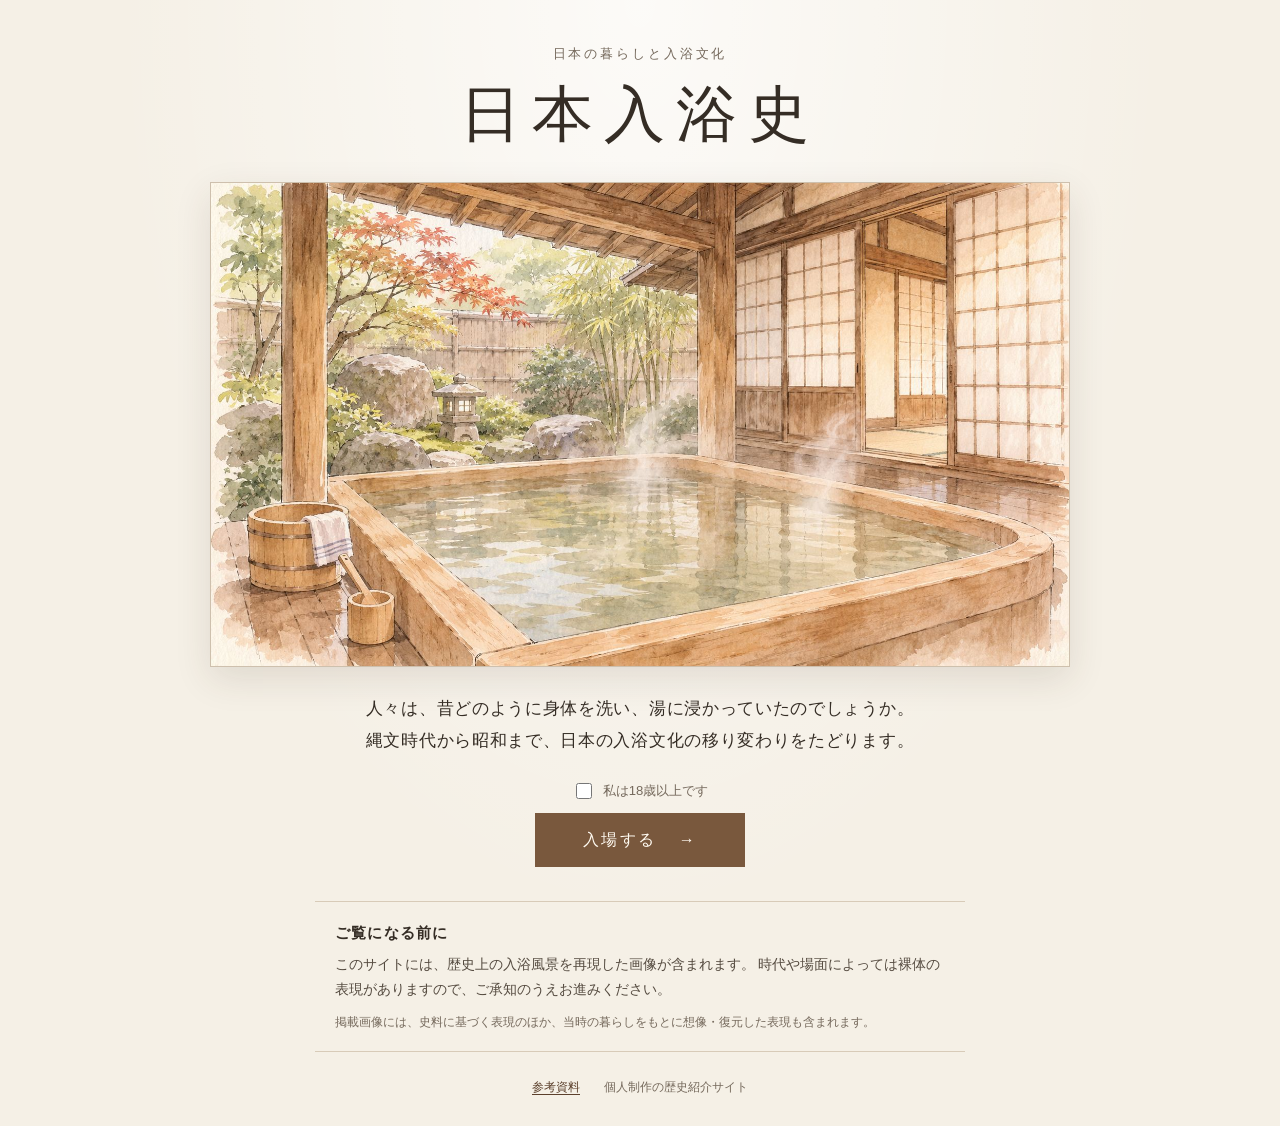
<file: index.html>
<!doctype html>
<html lang="ja">
<head>
  <meta charset="utf-8">
  <meta name="viewport" content="width=device-width, initial-scale=1">
  <meta name="description" content="縄文時代から昭和まで、日本の入浴文化の移り変わりをたどる個人制作の歴史紹介サイトです。">
  <title>日本入浴史</title>
  <link rel="stylesheet" href="css/style.css">
</head>
<body>
  <main class="cover">
    <div class="cover__inner">
      <p class="eyebrow">日本の暮らしと入浴文化</p>
      <h1>日本入浴史</h1>

      <figure class="cover__visual">
        <img src="images/top_rotenburo.jpg" alt="障子のある和風旅館の露天風呂。木の浴槽から湯気が立ち、庭には石灯籠や木々が見える。">
      </figure>

      <p class="intro">
        人々は、昔どのように身体を洗い、湯に浸かっていたのでしょうか。<br>
        縄文時代から昭和まで、日本の入浴文化の移り変わりをたどります。
      </p>

      <form class="entry-form" action="eras.html" method="get">
        <label class="age-check">
          <input type="checkbox" name="age_confirm" value="adult" required>
          <span>私は18歳以上です</span>
        </label>
        <button class="enter-link" type="submit">入場する <span aria-hidden="true">→</span></button>
      </form>

      <section class="notice" aria-labelledby="notice-title">
        <h2 id="notice-title">ご覧になる前に</h2>
        <p>
          このサイトには、歴史上の入浴風景を再現した画像が含まれます。
          時代や場面によっては裸体の表現がありますので、ご承知のうえお進みください。
        </p>
        <p class="notice__small">
          掲載画像には、史料に基づく表現のほか、当時の暮らしをもとに想像・復元した表現も含まれます。
        </p>
      </section>

      <footer class="cover__footer">
        <a href="references.html">参考資料</a>
        <span>個人制作の歴史紹介サイト</span>
      </footer>
    </div>
  </main>
</body>
</html>
</file>
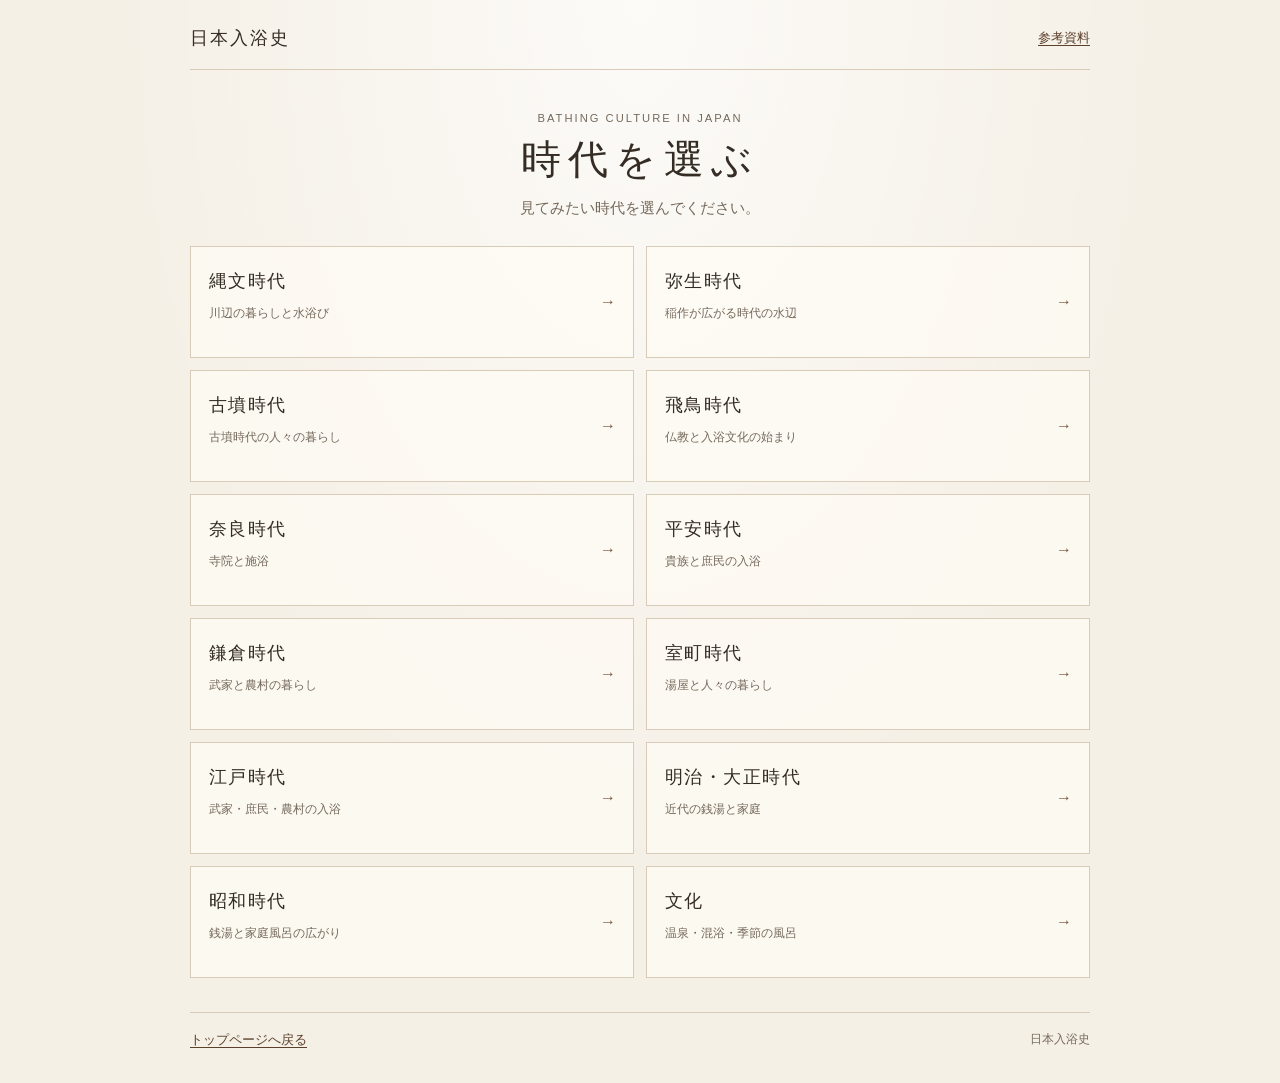
<file: eras.html>
<!doctype html>
<html lang="ja">
<head>
  <meta charset="utf-8">
  <meta name="viewport" content="width=device-width, initial-scale=1">
  <meta name="description" content="日本入浴史。見たい時代を選んで、昔の入浴文化をたどります。">
  <title>時代を選ぶ｜日本入浴史</title>
  <link rel="stylesheet" href="css/style.css">
</head>
<body>
  <main class="page-shell">
    <header class="site-header">
      <a class="site-title" href="index.html">日本入浴史</a>
      <a class="header-link" href="references.html">参考資料</a>
    </header>

    <section class="page-heading">
      <p class="eyebrow">BATHING CULTURE IN JAPAN</p>
      <h1>時代を選ぶ</h1>
      <p>見てみたい時代を選んでください。</p>
    </section>

    <section class="era-grid" aria-label="時代一覧">
        <a class="era-card" href="period.html?era=縄文時代">
          <span class="era-card__name">縄文時代</span>
          <span class="era-card__desc">川辺の暮らしと水浴び</span>
          <span class="era-card__arrow" aria-hidden="true">→</span>
        </a>
        <a class="era-card" href="period.html?era=弥生時代">
          <span class="era-card__name">弥生時代</span>
          <span class="era-card__desc">稲作が広がる時代の水辺</span>
          <span class="era-card__arrow" aria-hidden="true">→</span>
        </a>
        <a class="era-card" href="period.html?era=古墳時代">
          <span class="era-card__name">古墳時代</span>
          <span class="era-card__desc">古墳時代の人々の暮らし</span>
          <span class="era-card__arrow" aria-hidden="true">→</span>
        </a>
        <a class="era-card" href="period.html?era=飛鳥時代">
          <span class="era-card__name">飛鳥時代</span>
          <span class="era-card__desc">仏教と入浴文化の始まり</span>
          <span class="era-card__arrow" aria-hidden="true">→</span>
        </a>
        <a class="era-card" href="period.html?era=奈良時代">
          <span class="era-card__name">奈良時代</span>
          <span class="era-card__desc">寺院と施浴</span>
          <span class="era-card__arrow" aria-hidden="true">→</span>
        </a>
        <a class="era-card" href="period.html?era=平安時代">
          <span class="era-card__name">平安時代</span>
          <span class="era-card__desc">貴族と庶民の入浴</span>
          <span class="era-card__arrow" aria-hidden="true">→</span>
        </a>
        <a class="era-card" href="period.html?era=鎌倉時代">
          <span class="era-card__name">鎌倉時代</span>
          <span class="era-card__desc">武家と農村の暮らし</span>
          <span class="era-card__arrow" aria-hidden="true">→</span>
        </a>
        <a class="era-card" href="period.html?era=室町時代">
          <span class="era-card__name">室町時代</span>
          <span class="era-card__desc">湯屋と人々の暮らし</span>
          <span class="era-card__arrow" aria-hidden="true">→</span>
        </a>
        <a class="era-card" href="period.html?era=江戸時代">
          <span class="era-card__name">江戸時代</span>
          <span class="era-card__desc">武家・庶民・農村の入浴</span>
          <span class="era-card__arrow" aria-hidden="true">→</span>
        </a>
        <a class="era-card" href="period.html?era=明治・大正時代">
          <span class="era-card__name">明治・大正時代</span>
          <span class="era-card__desc">近代の銭湯と家庭</span>
          <span class="era-card__arrow" aria-hidden="true">→</span>
        </a>
        <a class="era-card" href="period.html?era=昭和時代">
          <span class="era-card__name">昭和時代</span>
          <span class="era-card__desc">銭湯と家庭風呂の広がり</span>
          <span class="era-card__arrow" aria-hidden="true">→</span>
        </a>
        <a class="era-card" href="period.html?era=文化">
          <span class="era-card__name">文化</span>
          <span class="era-card__desc">温泉・混浴・季節の風呂</span>
          <span class="era-card__arrow" aria-hidden="true">→</span>
        </a>
    </section>

    <footer class="page-footer">
      <a href="index.html">トップページへ戻る</a>
      <span>日本入浴史</span>
    </footer>
  </main>
</body>
</html>
</file>
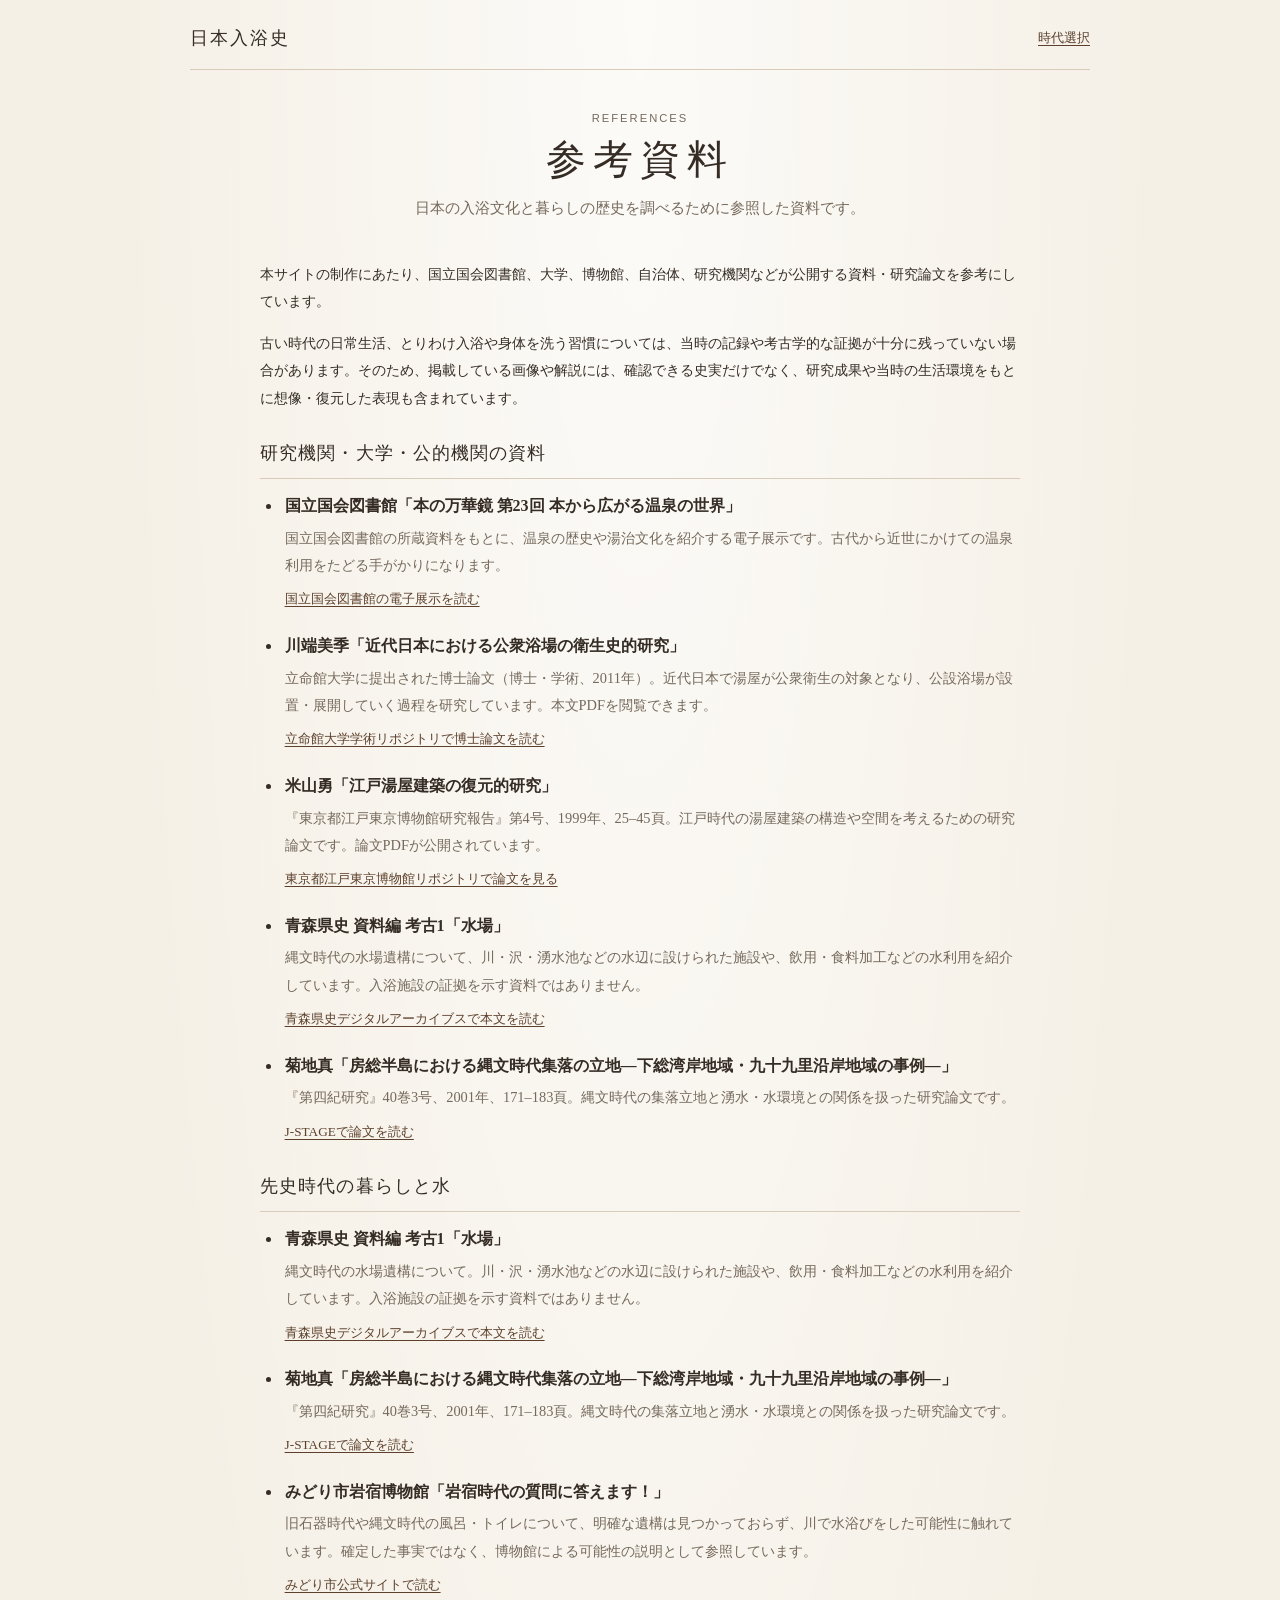
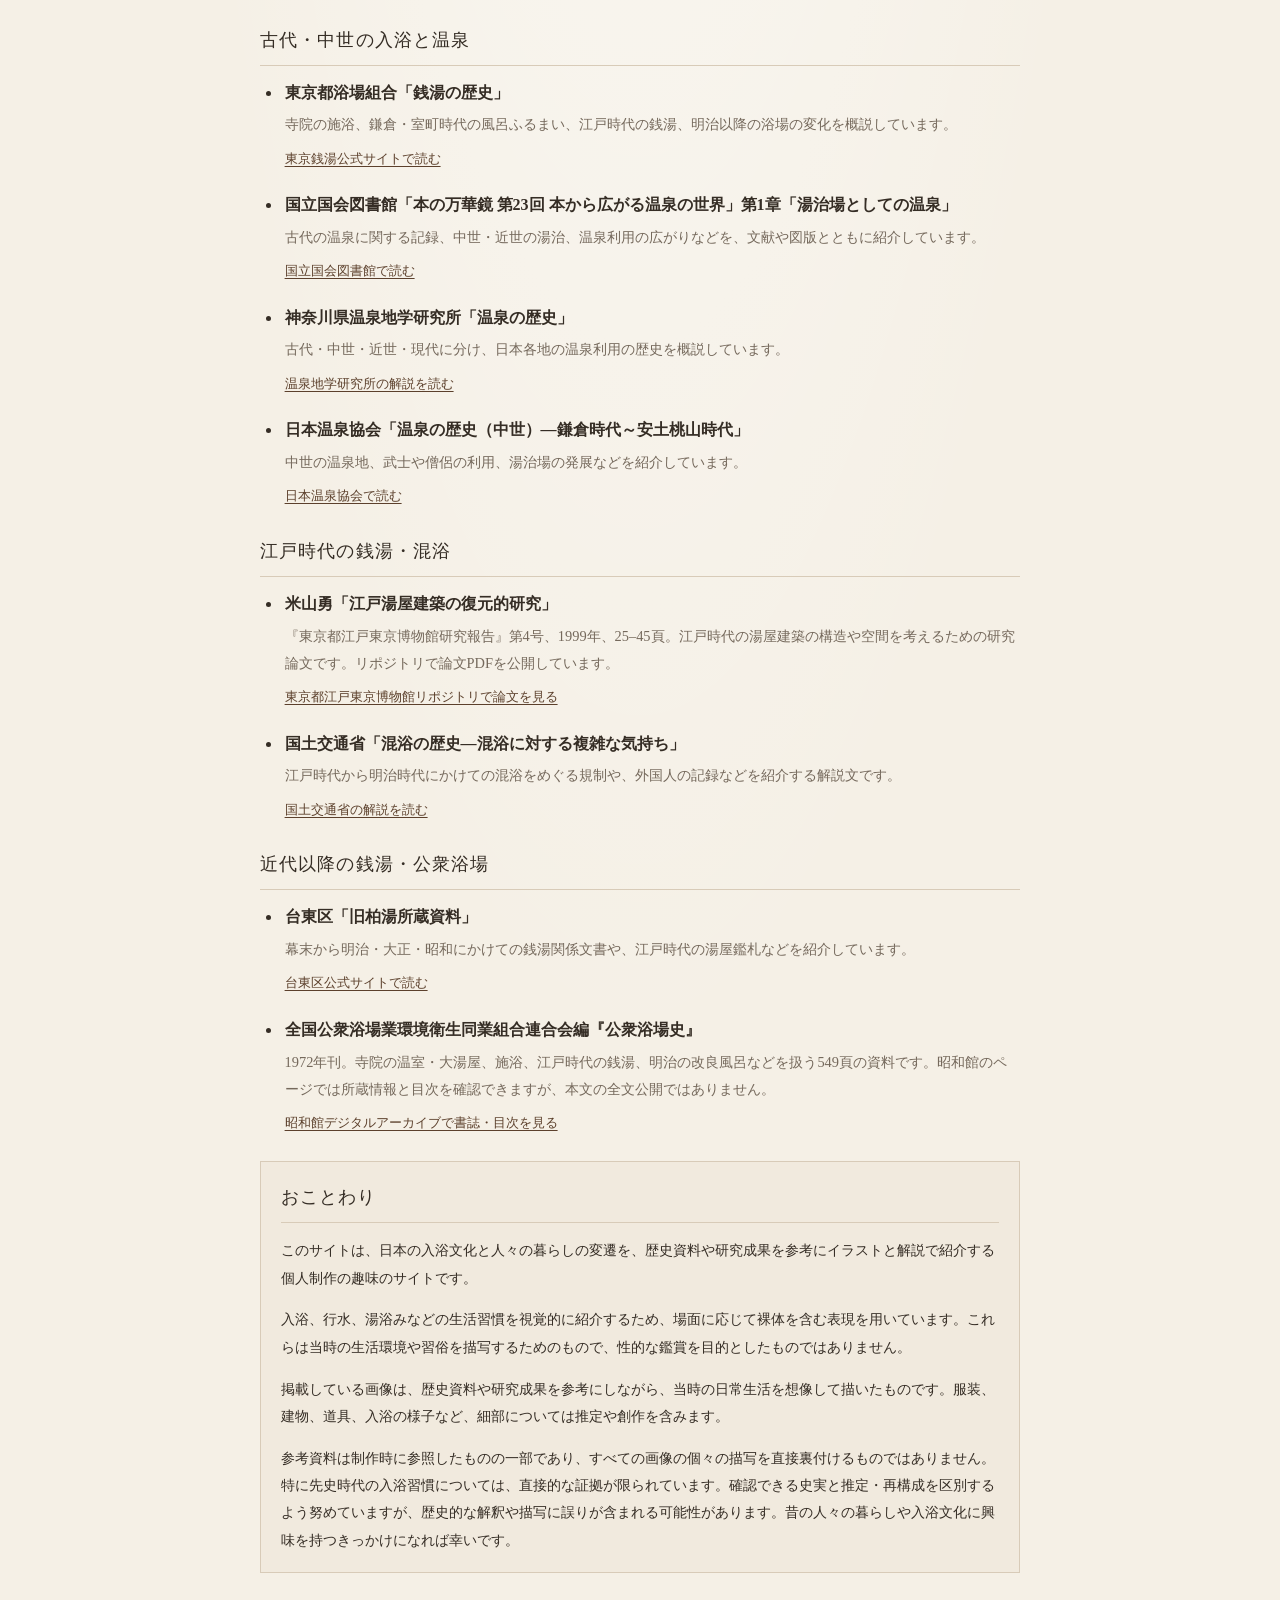
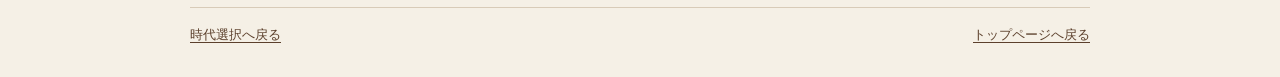
<file: references.html>
<!doctype html>
<html lang="ja">
<head>
  <meta charset="utf-8">
  <meta name="viewport" content="width=device-width, initial-scale=1">
  <meta name="description" content="日本入浴史の制作にあたり参考にした資料を紹介します。">
  <title>参考資料｜日本入浴史</title>
  <link rel="stylesheet" href="css/style.css">
</head>
<body>
  <main class="page-shell">
    <header class="site-header">
      <a class="site-title" href="index.html">日本入浴史</a>
      <a class="header-link" href="eras.html">時代選択</a>
    </header>

    <section class="page-heading">
      <p class="eyebrow">REFERENCES</p>
      <h1>参考資料</h1>
      <p>日本の入浴文化と暮らしの歴史を調べるために参照した資料です。</p>
    </section>

    <div class="reference-intro">
      <p>本サイトの制作にあたり、国立国会図書館、大学、博物館、自治体、研究機関などが公開する資料・研究論文を参考にしています。</p>
      <p>古い時代の日常生活、とりわけ入浴や身体を洗う習慣については、当時の記録や考古学的な証拠が十分に残っていない場合があります。そのため、掲載している画像や解説には、確認できる史実だけでなく、研究成果や当時の生活環境をもとに想像・復元した表現も含まれています。</p>
    </div>

    <section class="reference-section">
      <h2>研究機関・大学・公的機関の資料</h2>
      <ul class="reference-list">
        <li>
          <strong>国立国会図書館「本の万華鏡 第23回 本から広がる温泉の世界」</strong>
          <p>国立国会図書館の所蔵資料をもとに、温泉の歴史や湯治文化を紹介する電子展示です。古代から近世にかけての温泉利用をたどる手がかりになります。</p>
          <a href="https://www.ndl.go.jp/kaleido/entry/23/1.html" target="_blank" rel="noopener">国立国会図書館の電子展示を読む</a>
        </li>
        <li>
          <strong>川端美季「近代日本における公衆浴場の衛生史的研究」</strong>
          <p>立命館大学に提出された博士論文（博士・学術、2011年）。近代日本で湯屋が公衆衛生の対象となり、公設浴場が設置・展開していく過程を研究しています。本文PDFを閲覧できます。</p>
          <a href="https://ritsumei.repo.nii.ac.jp/record/10086/files/k_761_ej.pdf" target="_blank" rel="noopener">立命館大学学術リポジトリで博士論文を読む</a>
        </li>
        <li>
          <strong>米山勇「江戸湯屋建築の復元的研究」</strong>
          <p>『東京都江戸東京博物館研究報告』第4号、1999年、25–45頁。江戸時代の湯屋建築の構造や空間を考えるための研究論文です。論文PDFが公開されています。</p>
          <a href="https://edo-tokyo-museum.repo.nii.ac.jp/records/2000193" target="_blank" rel="noopener">東京都江戸東京博物館リポジトリで論文を見る</a>
        </li>
        <li>
          <strong>青森県史 資料編 考古1「水場」</strong>
          <p>縄文時代の水場遺構について、川・沢・湧水池などの水辺に設けられた施設や、飲用・食料加工などの水利用を紹介しています。入浴施設の証拠を示す資料ではありません。</p>
          <a href="https://kenshi-archives.pref.aomori.lg.jp/il/meta_pub/G0000004txt_ARCH1-2-3-1-2" target="_blank" rel="noopener">青森県史デジタルアーカイブスで本文を読む</a>
        </li>
        <li>
          <strong>菊地真「房総半島における縄文時代集落の立地―下総湾岸地域・九十九里沿岸地域の事例―」</strong>
          <p>『第四紀研究』40巻3号、2001年、171–183頁。縄文時代の集落立地と湧水・水環境との関係を扱った研究論文です。</p>
          <a href="https://www.jstage.jst.go.jp/article/jaqua1957/40/3/40_3_171/_article/-char/ja/" target="_blank" rel="noopener">J-STAGEで論文を読む</a>
        </li>
      </ul>
    </section>

    <section class="reference-section">
      <h2>先史時代の暮らしと水</h2>
      <ul class="reference-list">
        <li>
          <strong>青森県史 資料編 考古1「水場」</strong>
          <p>縄文時代の水場遺構について。川・沢・湧水池などの水辺に設けられた施設や、飲用・食料加工などの水利用を紹介しています。入浴施設の証拠を示す資料ではありません。</p>
          <a href="https://kenshi-archives.pref.aomori.lg.jp/il/meta_pub/G0000004txt_ARCH1-2-3-1-2" target="_blank" rel="noopener">青森県史デジタルアーカイブスで本文を読む</a>
        </li>
        <li>
          <strong>菊地真「房総半島における縄文時代集落の立地―下総湾岸地域・九十九里沿岸地域の事例―」</strong>
          <p>『第四紀研究』40巻3号、2001年、171–183頁。縄文時代の集落立地と湧水・水環境との関係を扱った研究論文です。</p>
          <a href="https://www.jstage.jst.go.jp/article/jaqua1957/40/3/40_3_171/_article/-char/ja/" target="_blank" rel="noopener">J-STAGEで論文を読む</a>
        </li>
        <li>
          <strong>みどり市岩宿博物館「岩宿時代の質問に答えます！」</strong>
          <p>旧石器時代や縄文時代の風呂・トイレについて、明確な遺構は見つかっておらず、川で水浴びをした可能性に触れています。確定した事実ではなく、博物館による可能性の説明として参照しています。</p>
          <a href="https://www.city.midori.gunma.jp/iwajuku/1005155/1003481.html" target="_blank" rel="noopener">みどり市公式サイトで読む</a>
        </li>
      </ul>
    </section>

    <section class="reference-section">
      <h2>古代・中世の入浴と温泉</h2>
      <ul class="reference-list">
        <li>
          <strong>東京都浴場組合「銭湯の歴史」</strong>
          <p>寺院の施浴、鎌倉・室町時代の風呂ふるまい、江戸時代の銭湯、明治以降の浴場の変化を概説しています。</p>
          <a href="https://www.1010.or.jp/guide/history/" target="_blank" rel="noopener">東京銭湯公式サイトで読む</a>
        </li>
        <li>
          <strong>国立国会図書館「本の万華鏡 第23回 本から広がる温泉の世界」第1章「湯治場としての温泉」</strong>
          <p>古代の温泉に関する記録、中世・近世の湯治、温泉利用の広がりなどを、文献や図版とともに紹介しています。</p>
          <a href="https://www.ndl.go.jp/kaleido/entry/23/1.html" target="_blank" rel="noopener">国立国会図書館で読む</a>
        </li>
        <li>
          <strong>神奈川県温泉地学研究所「温泉の歴史」</strong>
          <p>古代・中世・近世・現代に分け、日本各地の温泉利用の歴史を概説しています。</p>
          <a href="https://www.onken.odawara.kanagawa.jp/modules/study/index.php/content0004.html" target="_blank" rel="noopener">温泉地学研究所の解説を読む</a>
        </li>
        <li>
          <strong>日本温泉協会「温泉の歴史（中世）―鎌倉時代～安土桃山時代」</strong>
          <p>中世の温泉地、武士や僧侶の利用、湯治場の発展などを紹介しています。</p>
          <a href="https://www.spa.or.jp/onsen/574/" target="_blank" rel="noopener">日本温泉協会で読む</a>
        </li>
      </ul>
    </section>

    <section class="reference-section">
      <h2>江戸時代の銭湯・混浴</h2>
      <ul class="reference-list">
        <li>
          <strong>米山勇「江戸湯屋建築の復元的研究」</strong>
          <p>『東京都江戸東京博物館研究報告』第4号、1999年、25–45頁。江戸時代の湯屋建築の構造や空間を考えるための研究論文です。リポジトリで論文PDFを公開しています。</p>
          <a href="https://edo-tokyo-museum.repo.nii.ac.jp/records/2000193" target="_blank" rel="noopener">東京都江戸東京博物館リポジトリで論文を見る</a>
        </li>
        <li>
          <strong>国土交通省「混浴の歴史―混浴に対する複雑な気持ち」</strong>
          <p>江戸時代から明治時代にかけての混浴をめぐる規制や、外国人の記録などを紹介する解説文です。</p>
          <a href="https://www.mlit.go.jp/tagengo-db/R5-00425.html" target="_blank" rel="noopener">国土交通省の解説を読む</a>
        </li>
      </ul>
    </section>

    <section class="reference-section">
      <h2>近代以降の銭湯・公衆浴場</h2>
      <ul class="reference-list">
        <li>
          <strong>台東区「旧柏湯所蔵資料」</strong>
          <p>幕末から明治・大正・昭和にかけての銭湯関係文書や、江戸時代の湯屋鑑札などを紹介しています。</p>
          <a href="https://www.city.taito.lg.jp/gakushu/shogaigakushu/shakaikyoiku/bunkazai/yuukeibunkazai/rekisisiryou/kyuukasiwayu.html" target="_blank" rel="noopener">台東区公式サイトで読む</a>
        </li>
        <li>
          <strong>全国公衆浴場業環境衛生同業組合連合会編『公衆浴場史』</strong>
          <p>1972年刊。寺院の温室・大湯屋、施浴、江戸時代の銭湯、明治の改良風呂などを扱う549頁の資料です。昭和館のページでは所蔵情報と目次を確認できますが、本文の全文公開ではありません。</p>
          <a href="https://search.showakan.go.jp/search/book/detail.php?material_cord=000036489" target="_blank" rel="noopener">昭和館デジタルアーカイブで書誌・目次を見る</a>
        </li>
      </ul>
    </section>

    <section class="reference-note">
      <h2>おことわり</h2>
      <p>このサイトは、日本の入浴文化と人々の暮らしの変遷を、歴史資料や研究成果を参考にイラストと解説で紹介する個人制作の趣味のサイトです。</p>
      <p>入浴、行水、湯浴みなどの生活習慣を視覚的に紹介するため、場面に応じて裸体を含む表現を用いています。これらは当時の生活環境や習俗を描写するためのもので、性的な鑑賞を目的としたものではありません。</p>
      <p>掲載している画像は、歴史資料や研究成果を参考にしながら、当時の日常生活を想像して描いたものです。服装、建物、道具、入浴の様子など、細部については推定や創作を含みます。</p>
      <p>参考資料は制作時に参照したものの一部であり、すべての画像の個々の描写を直接裏付けるものではありません。特に先史時代の入浴習慣については、直接的な証拠が限られています。確認できる史実と推定・再構成を区別するよう努めていますが、歴史的な解釈や描写に誤りが含まれる可能性があります。昔の人々の暮らしや入浴文化に興味を持つきっかけになれば幸いです。</p>
    </section>

    <footer class="page-footer">
      <a href="eras.html">時代選択へ戻る</a>
      <a href="index.html">トップページへ戻る</a>
    </footer>
  </main>
</body>
</html>
</file>
<file: css/style.css>
@charset "UTF-8";

:root {
  color-scheme: light;
  --paper: #f5f0e6;
  --paper-deep: #ebe2d2;
  --ink: #352d25;
  --muted: #75695c;
  --accent: #79583d;
  --accent-dark: #5c402c;
  --line: #d8cbb8;
}

* { box-sizing: border-box; }

html { min-height: 100%; }

body {
  margin: 0;
  background:
    radial-gradient(ellipse at 50% 0%, rgba(255,255,255,.72), transparent 58%),
    var(--paper);
  color: var(--ink);
  font-family: "Yu Mincho", "Hiragino Mincho ProN", "Noto Serif JP", serif;
  line-height: 1.85;
}

.cover {
  min-height: 100vh;
  padding: 42px 20px 28px;
}

.cover__inner {
  width: min(100%, 860px);
  margin: 0 auto;
  text-align: center;
}

.eyebrow {
  margin: 0 0 8px;
  color: var(--muted);
  font-size: .82rem;
  letter-spacing: .22em;
}

h1 {
  margin: 0 0 26px;
  font-size: clamp(2.2rem, 7vw, 3.8rem);
  font-weight: 500;
  letter-spacing: .18em;
  line-height: 1.35;
}

.cover__visual {
  margin: 0;
  overflow: hidden;
  border: 1px solid rgba(121, 88, 61, .25);
  box-shadow: 0 12px 34px rgba(64, 47, 31, .12);
  background: var(--paper-deep);
}

.cover__visual img {
  display: block;
  width: 100%;
  height: auto;
  aspect-ratio: 16 / 9;
  object-fit: cover;
}

.intro {
  margin: 26px auto 22px;
  max-width: 650px;
  font-size: clamp(.95rem, 2.6vw, 1.08rem);
  letter-spacing: .04em;
}

.entry-form {
  display: flex;
  flex-direction: column;
  align-items: center;
  gap: 10px;
}

.age-check {
  display: inline-flex;
  align-items: center;
  gap: 8px;
  color: var(--muted);
  font-family: sans-serif;
  font-size: .82rem;
}

.age-check input {
  width: 16px;
  height: 16px;
  accent-color: var(--accent);
}

.enter-link {
  display: inline-flex;
  align-items: center;
  justify-content: center;
  gap: 22px;
  min-width: 210px;
  padding: 11px 28px;
  border: 1px solid var(--accent);
  background: var(--accent);
  color: #fffaf1;
  text-decoration: none;
  letter-spacing: .16em;
  transition: background .2s ease, transform .2s ease;
  font: inherit;
  cursor: pointer;
}

.enter-link:hover,
.enter-link:focus-visible {
  background: var(--accent-dark);
  transform: translateY(-1px);
}

.notice {
  max-width: 650px;
  margin: 34px auto 0;
  padding: 17px 20px;
  border-top: 1px solid var(--line);
  border-bottom: 1px solid var(--line);
  text-align: left;
}

.notice h2 {
  margin: 0 0 5px;
  font-size: .95rem;
  font-weight: 600;
  letter-spacing: .08em;
}

.notice p {
  margin: 0;
  font-size: .86rem;
  color: #554b40;
}

.notice .notice__small {
  margin-top: 8px;
  color: var(--muted);
  font-size: .78rem;
}

.cover__footer {
  display: flex;
  justify-content: center;
  flex-wrap: wrap;
  gap: 8px 24px;
  margin-top: 24px;
  color: var(--muted);
  font-family: sans-serif;
  font-size: .75rem;
}

.cover__footer a {
  color: var(--accent-dark);
  text-decoration-thickness: 1px;
  text-underline-offset: 3px;
}

@media (max-width: 560px) {
  .cover { padding: 28px 14px 22px; }
  h1 { margin-bottom: 20px; }
  .intro br { display: none; }
  .notice { margin-top: 27px; padding: 14px 12px; }
}


/* Era selection page */
.page-shell {
  width: min(100% - 32px, 900px);
  margin: 0 auto;
  padding: 22px 0 30px;
}

.site-header {
  display: flex;
  align-items: center;
  justify-content: space-between;
  padding-bottom: 14px;
  border-bottom: 1px solid var(--line);
  font-family: sans-serif;
}

.site-title {
  color: var(--ink);
  text-decoration: none;
  font-family: "Yu Mincho", "Hiragino Mincho ProN", "Noto Serif JP", serif;
  font-size: 1.1rem;
  letter-spacing: .12em;
}

.header-link,
.page-footer a {
  color: var(--accent-dark);
  font-size: .82rem;
  text-underline-offset: 3px;
}

.page-heading {
  padding: 38px 0 24px;
  text-align: center;
}

.page-heading .eyebrow {
  margin-bottom: 5px;
  font-family: sans-serif;
  font-size: .7rem;
  letter-spacing: .18em;
}

.page-heading h1 {
  margin: 0 0 8px;
  font-size: clamp(1.8rem, 6vw, 2.5rem);
}

.page-heading p:last-child {
  margin: 0;
  color: var(--muted);
  font-size: .92rem;
}

.era-grid {
  display: grid;
  grid-template-columns: repeat(2, minmax(0, 1fr));
  gap: 12px;
}

.era-card {
  position: relative;
  display: flex;
  flex-direction: column;
  min-height: 112px;
  padding: 18px 42px 16px 18px;
  border: 1px solid var(--line);
  background: rgba(255, 252, 246, .72);
  color: var(--ink);
  text-decoration: none;
  transition: background .18s ease, border-color .18s ease, transform .18s ease;
}

.era-card:hover,
.era-card:focus-visible {
  background: #fffdf8;
  border-color: var(--accent);
  transform: translateY(-2px);
}

.era-card__name {
  font-size: 1.12rem;
  letter-spacing: .08em;
}

.era-card__desc {
  margin-top: 5px;
  color: var(--muted);
  font-size: .78rem;
  line-height: 1.5;
}

.era-card__arrow {
  position: absolute;
  top: 50%;
  right: 17px;
  color: var(--accent);
  transform: translateY(-50%);
  font-family: sans-serif;
}

.page-footer {
  display: flex;
  justify-content: space-between;
  gap: 12px;
  margin-top: 34px;
  padding-top: 15px;
  border-top: 1px solid var(--line);
  color: var(--muted);
  font-family: sans-serif;
  font-size: .75rem;
}

@media (max-width: 520px) {
  .page-shell { width: min(100% - 24px, 900px); }
  .page-heading { padding: 30px 0 20px; }
  .era-grid { gap: 9px; }
  .era-card { min-height: 105px; padding: 15px 30px 13px 13px; }
  .era-card__name { font-size: 1rem; }
  .era-card__desc { font-size: .72rem; }
  .era-card__arrow { right: 10px; }
}


/* Works and reference pages */
.header-nav { display: flex; gap: 16px; flex-wrap: wrap; }
.status-message {
  margin: 0 0 18px;
  color: var(--muted);
  text-align: center;
  font-family: sans-serif;
  font-size: .82rem;
}
.works-list { display: grid; gap: 22px; }
.work-card {
  overflow: hidden;
  border: 1px solid var(--line);
  background: rgba(255, 252, 246, .78);
}
.work-card__image-button {
  position: relative;
  display: block;
  width: 100%;
  padding: 0;
  border: 0;
  background: var(--paper-deep);
  cursor: zoom-in;
}
.work-card__image {
  display: block;
  width: 100%;
  height: auto;
  max-height: 620px;
  object-fit: contain;
}
.image-hint {
  position: absolute;
  right: 10px;
  bottom: 10px;
  padding: 4px 9px;
  background: rgba(35, 29, 23, .72);
  color: white;
  font-family: sans-serif;
  font-size: .72rem;
}
.work-card__body { padding: 18px 20px 20px; }
.work-card__year {
  margin: 0 0 3px;
  color: var(--muted);
  font-family: sans-serif;
  font-size: .78rem;
}
.work-card__body h2 {
  margin: 0 0 12px;
  font-size: 1.35rem;
  font-weight: 500;
  letter-spacing: .06em;
}
.work-card__body p {
  margin: 0 0 10px;
  font-size: .91rem;
  line-height: 1.9;
}
.work-card__body .work-card__detail {
  margin-top: 12px;
  padding-top: 12px;
  border-top: 1px solid var(--line);
  color: var(--muted);
  font-size: .84rem;
}
.lightbox {
  width: min(96vw, 1100px);
  max-width: none;
  max-height: 94vh;
  padding: 12px;
  border: 1px solid var(--line);
  background: #f8f3e9;
  color: var(--ink);
}
.lightbox::backdrop { background: rgba(20, 17, 14, .86); }
.lightbox__close-row { display: flex; justify-content: flex-end; }
.lightbox__close {
  padding: 7px 12px;
  border: 1px solid var(--line);
  background: transparent;
  color: var(--ink);
  cursor: pointer;
}
.lightbox img {
  display: block;
  max-width: 100%;
  max-height: 76vh;
  margin: 0 auto;
  object-fit: contain;
}
.lightbox__caption {
  padding: 10px 4px 2px;
  text-align: center;
  color: var(--muted);
  font-size: .85rem;
}
.reference-intro, .reference-section, .reference-note {
  max-width: 760px;
  margin: 0 auto 24px;
}
.reference-intro p, .reference-section p, .reference-note p {
  font-size: .9rem;
  line-height: 1.9;
}
.reference-section h2, .reference-note h2 {
  margin: 0 0 12px;
  padding-bottom: 8px;
  border-bottom: 1px solid var(--line);
  font-size: 1.15rem;
  font-weight: 500;
  letter-spacing: .06em;
}
.reference-list { margin: 0; padding-left: 1.35rem; }
.reference-list li { margin: 0 0 18px; padding-left: 3px; }
.reference-list strong { font-weight: 600; }
.reference-list p { margin: 4px 0; color: var(--muted); }
.reference-list a {
  color: var(--accent-dark);
  font-size: .83rem;
  text-underline-offset: 3px;
}
.reference-note {
  padding: 18px 20px;
  border: 1px solid var(--line);
  background: rgba(235, 226, 210, .45);
}
.reference-note p:last-child { margin-bottom: 0; }
@media (max-width: 560px) {
  .work-card__body { padding: 14px 14px 16px; }
  .work-card__body h2 { font-size: 1.18rem; }
  .work-card__body p { font-size: .86rem; }
  .reference-intro p, .reference-section p, .reference-note p { font-size: .85rem; }
  .reference-note { padding: 15px; }
}
</file>
